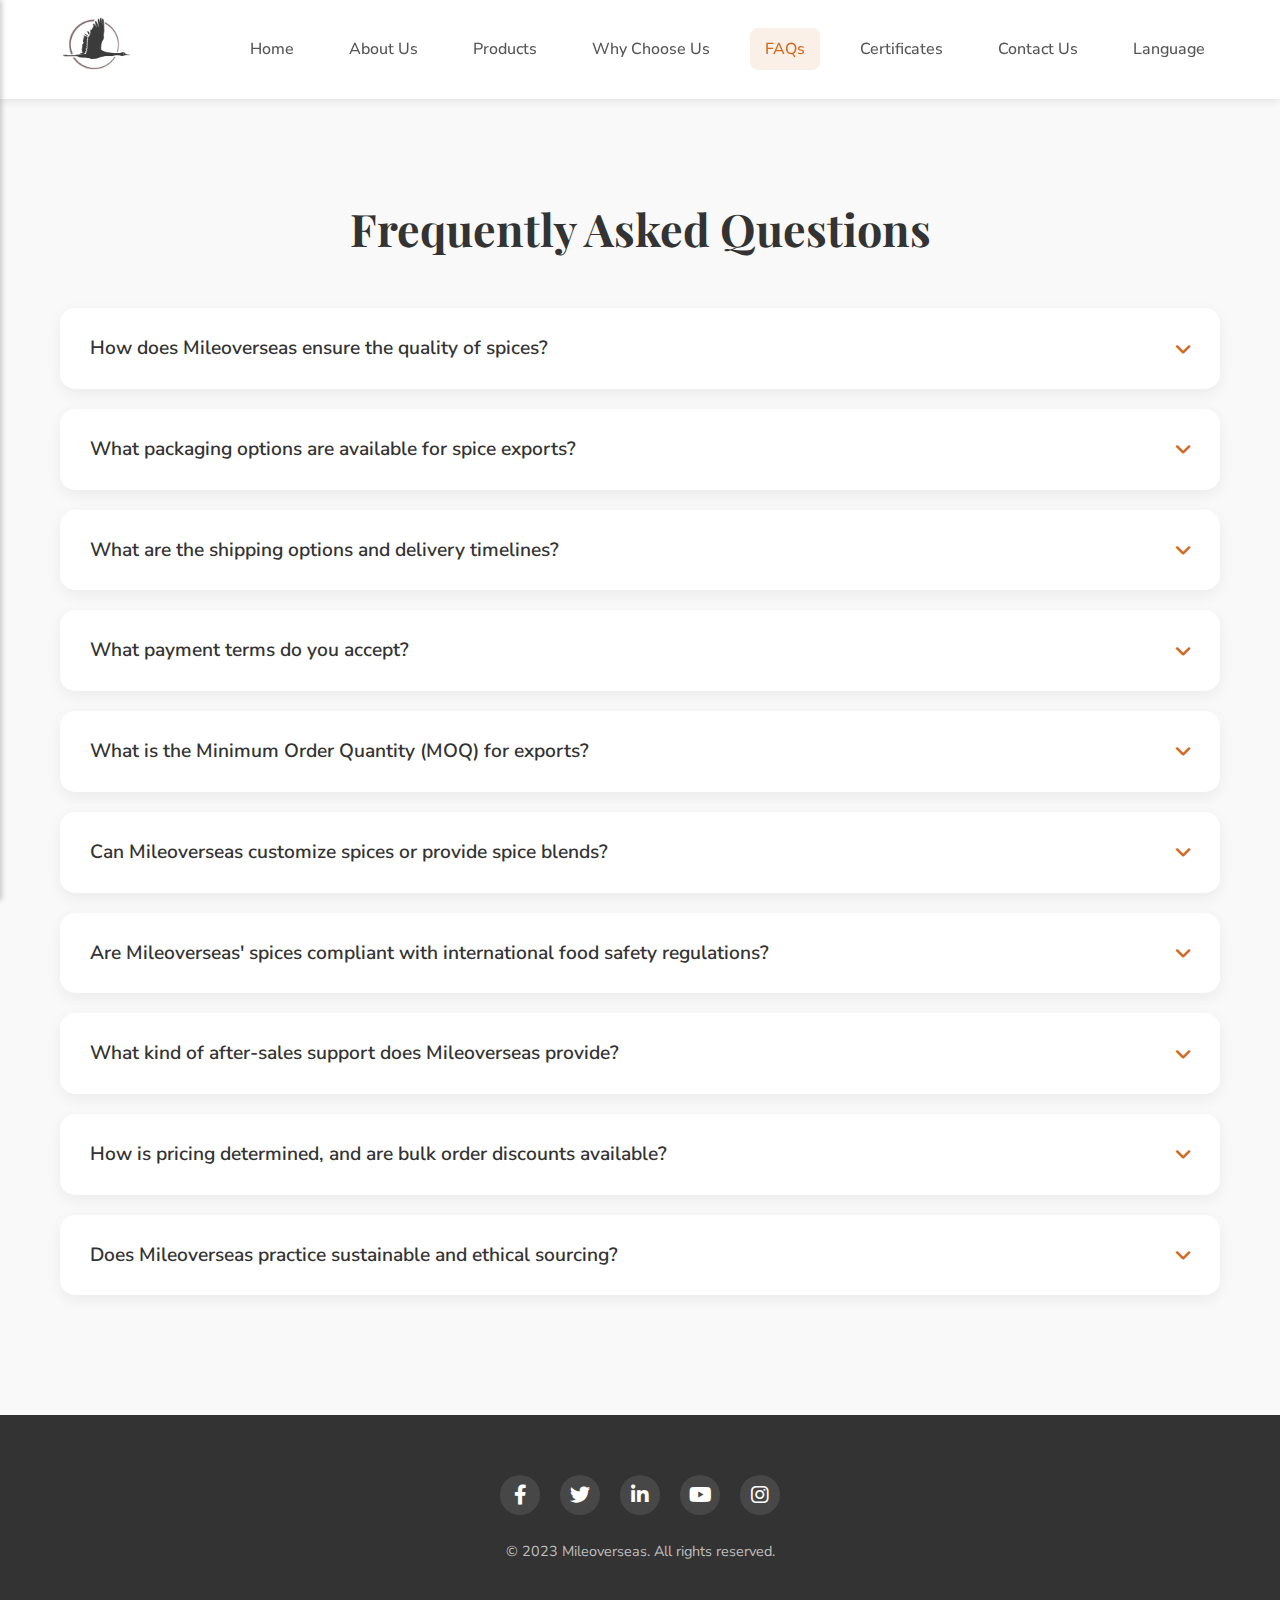
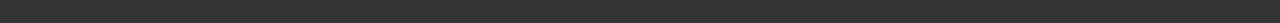
<file: faq.html>
<!DOCTYPE html>
<html lang="en">
  <head>
    <meta charset="UTF-8" />
    <meta name="viewport" content="width=device-width, initial-scale=1.0" />
    <title>
      Premium Indian Spice Exporters | Mileoverseas - Global Spice Suppliers
    </title>
    <meta
      name="description"
      content="Mileoverseas: Your trusted source for premium Indian spices. Exporting high-quality chilli, turmeric, cumin and more to global buyers. Explore our spice range today!"
    />
    <link rel="stylesheet" href="css/style.css" />
    <link
      rel="stylesheet"
      href="https://cdnjs.cloudflare.com/ajax/libs/font-awesome/6.0.0/css/all.min.css"
      integrity="sha512-9usAa10IRO0HhonpyAIVpjrylPvoDwiPUiKdWk5t3PyolY1cOd4DSE0Ga+ri4AuTroPR5aQvXU9xC6qOPnzFeg=="
      crossorigin="anonymous"
      referrerpolicy="no-referrer"
    />
    <script src="https://cdnjs.cloudflare.com/ajax/libs/gsap/3.9.1/gsap.min.js"></script>
    <link rel="preconnect" href="https://fonts.googleapis.com" />
    <link rel="preconnect" href="https://fonts.gstatic.com" crossorigin />
    <link
      href="https://fonts.googleapis.com/css2?family=Nunito+Sans:wght@400;600;700&family=Playfair+Display:wght@700&display=swap"
      rel="stylesheet"
    />
  </head>
  <body class="modern-design">
    <header>
      <nav class="navbar">
        <div class="logo">
          <a href="index.html"
            ><img src="images/logo-modern.png" alt="Mileoverseas Logo"
          /></a>
        </div>
        <button class="hamburger" id="hamburger-icon">
          <!-- Hamburger Icon Button -->
          <i class="fas fa-bars"></i>
        </button>
        <ul class="nav-links" id="nav-menu">
          <!-- Add ID to nav-links ul -->
          <li>
            <a href="index.html" data-i18n="nav_home">Home</a>
          </li>
          <li><a href="about.html" data-i18n="nav_about">About Us</a></li>
          <li><a href="products.html" data-i18n="nav_products">Products</a></li>
          <li>
            <a href="why-choose-us.html" data-i18n="nav_why_choose"
              >Why Choose Us</a
            >
          </li>
          <li>
            <a href="faq.html" class="active" data-i18n="nav_faq">FAQs</a>
          </li>
          <li>
            <a href="certificates.html" data-i18n="nav_certificates"
              >Certificates</a
            >
          </li>
          <li><a href="contact.html" data-i18n="nav_contact">Contact Us</a></li>
          <li class="language-dropdown">
            <a href="#" class="dropdown-title" data-i18n="nav_language"
              >Language</a
            >
            <div class="language-dropdown-content" id="language-dropdown">
              <a href="#" class="language-option active" data-lang="en"
                >English</a
              >
              <a href="#" class="language-option" data-lang="ar">العربية</a>
              <a href="#" class="language-option" data-lang="zh">中文</a>
              <a href="#" class="language-option" data-lang="ms"
                >Bahasa Melayu</a
              >
              <a href="#" class="language-option" data-lang="th">ไทย</a>
              <a href="#" class="language-option" data-lang="de">Deutsch</a>
              <a href="#" class="language-option" data-lang="es">Español</a>
              <a href="#" class="language-option" data-lang="bn">বাংলা</a>
              <a href="#" class="language-option" data-lang="ko">한국어</a>
              <a href="#" class="language-option" data-lang="ja">日本語</a>
              <a href="#" class="language-option" data-lang="tr">Türkçe</a>
              <a href="#" class="language-option" data-lang="uz">o'zbek</a>
            </div>
          </li>
        </ul>
      </nav>
    </header>

    <div class="mobile-nav-drawer" id="mobile-drawer">
      <!-- Mobile Navigation Drawer -->
      <ul class="mobile-nav-links">
        <li><a href="index.html" data-i18n="nav_home">Home</a></li>
        <li><a href="about.html" data-i18n="nav_about">About Us</a></li>
        <li><a href="products.html" data-i18n="nav_products">Products</a></li>
        <li>
          <a href="why-choose-us.html" data-i18n="nav_why_choose"
            >Why Choose Us</a
          >
        </li>
        <li><a href="faq.html" data-i18n="nav_faq" class="active">FAQs</a></li>
        <li>
          <a href="certificates.html" data-i18n="nav_certificates"
            >Certificates</a
          >
        </li>
        <li><a href="contact.html" data-i18n="nav_contact">Contact Us</a></li>
        <li class="language-dropdown">
          <a href="#" class="dropdown-title" data-i18n="nav_language"
            >Language</a
          >
          <div class="language-dropdown-content">
            <a href="#" class="language-option active" data-lang="en"
              >English</a
            >
            <a href="#" class="language-option" data-lang="ar">العربية</a>
            <a href="#" class="language-option" data-lang="zh">中文</a>
            <a href="#" class="language-option" data-lang="ms">Bahasa Melayu</a>
            <a href="#" class="language-option" data-lang="th">ไทย</a>
            <a href="#" class="language-option" data-lang="de">Deutsch</a>
            <a href="#" class="language-option" data-lang="es">Español</a>
            <a href="#" class="language-option" data-lang="bn">বাংলা</a>
            <a href="#" class="language-option" data-lang="ko">한국어</a>
            <a href="#" class="language-option" data-lang="ja">日本語</a>
            <a href="#" class="language-option" data-lang="tr">Türkçe</a>
            <a href="#" class="language-option" data-lang="uz">o'zbek</a>
          </div>
        </li>
      </ul>
    </div>

    <main>
      <section class="faq-section modern-faq-section">
        <div class="container">
          <h2 class="section-title fade-in" data-i18n="faq_title">
            Frequently Asked Questions
          </h2>
          <div class="faq-tile modern-faq-tile fade-in delay-0">
            <div class="faq-question" data-i18n="faq_q1">
              How does Mileoverseas ensure the quality of spices?
            </div>
            <div class="faq-answer">
              <p data-i18n="faq_a1_1">
                At Mileoverseas, quality is our utmost priority. We adhere to
                stringent quality standards set by the Spices Board of India and
                hold certifications like ISO 9001 and FSSAI. Our spices undergo
                rigorous testing for moisture content, adulteration, and
                microbial contamination in accredited laboratories. This ensures
                that we consistently deliver spices that meet and exceed
                international food safety standards, providing our buyers with
                products they can trust.
              </p>
              <p data-i18n="faq_a1_2">
                We are committed to transparency and can provide detailed
                quality reports and certificates of analysis upon request.
              </p>
            </div>
          </div>

          <div class="faq-tile modern-faq-tile fade-in delay-1">
            <div class="faq-question" data-i18n="faq_q2">
              What packaging options are available for spice exports?
            </div>
            <div class="faq-answer">
              <p data-i18n="faq_a2_intro">
                We offer a variety of packaging options to suit different buyer
                needs. Our standard export packaging includes airtight,
                moisture-proof, and pest-proof containers designed to maintain
                the freshness and quality of spices during transportation.
                Options include:
              </p>
              <ul>
                <li>
                  <strong data-i18n="faq_a2_retail_label"
                    >Retail Packaging:</strong
                  >
                  <span data-i18n="faq_a2_retail"
                    >Branded or unbranded packs in various sizes (e.g., 50g,
                    100g, 250g, 500g, 1kg) for direct retail sale.</span
                  >
                </li>
                <li>
                  <strong data-i18n="faq_a2_bulk_label">Bulk Packaging:</strong>
                  <span data-i18n="faq_a2_bulk"
                    >Larger bags (e.g., 25kg, 50kg) for industrial use or
                    repackaging at your destination.</span
                  >
                </li>
                <li>
                  <strong data-i18n="faq_a2_private_label"
                    >Private Labeling:</strong
                  >
                  <span data-i18n="faq_a2_private"
                    >We offer private labeling services, allowing you to market
                    spices under your own brand name.</span
                  >
                </li>
                <li>
                  <strong data-i18n="faq_a2_custom_label"
                    >Custom Packaging:</strong
                  >
                  <span data-i18n="faq_a2_custom"
                    >We are flexible and can accommodate specific packaging
                    requests based on your requirements, subject to feasibility
                    and minimum order quantities.</span
                  >
                </li>
              </ul>
              <p data-i18n="faq_a2_outro">
                Please discuss your packaging preferences with our sales team,
                and we will work to provide the best solution for you.
              </p>
            </div>
          </div>

          <div class="faq-tile modern-faq-tile fade-in delay-2">
            <div class="faq-question" data-i18n="faq_q3">
              What are the shipping options and delivery timelines?
            </div>
            <div class="faq-answer">
              <p data-i18n="faq_a3_intro">
                We offer both air and sea freight shipping options to cater to
                different timelines and budget requirements:
              </p>
              <ul>
                <li>
                  <strong data-i18n="faq_a3_air_label">Air Freight:</strong>
                  <span data-i18n="faq_a3_air"
                    >Ideal for urgent shipments, air freight typically delivers
                    to major international destinations within 2-3 days.</span
                  >
                </li>
                <li>
                  <strong data-i18n="faq_a3_sea_label">Sea Freight:</strong>
                  <span data-i18n="faq_a3_sea"
                    >A more economical option for larger shipments, sea freight
                    delivery times range from 2-4 weeks depending on the
                    destination port.</span
                  >
                </li>
              </ul>
              <p data-i18n="faq_a3_outro">
                Delivery timelines are estimates and may vary based on factors
                such as destination, customs clearance, and shipping carrier
                schedules. We work with reliable logistics partners to ensure
                timely delivery and provide you with tracking information once
                your shipment is dispatched. Please contact us with your
                specific location for more accurate lead times.
              </p>
            </div>
          </div>

          <div class="faq-tile modern-faq-tile fade-in delay-3">
            <div class="faq-question" data-i18n="faq_q4">
              What payment terms do you accept?
            </div>
            <div class="faq-answer">
              <p data-i18n="faq_a4_intro">
                To ensure smooth and secure transactions, we primarily accept
                the following payment methods:
              </p>
              <ul>
                <li>
                  <strong data-i18n="faq_a4_advance_label"
                    >Advance Payment:</strong
                  >
                  <span data-i18n="faq_a4_advance"
                    >For initial orders or smaller transactions, we may require
                    a percentage of the total order value as advance payment to
                    initiate processing.</span
                  >
                </li>
                <li>
                  <strong data-i18n="faq_a4_lc_label"
                    >Letter of Credit (L/C):</strong
                  >
                  <span data-i18n="faq_a4_lc"
                    >For larger and recurring orders, we accept payment through
                    Letter of Credit. This provides security for both parties
                    involved in the transaction.</span
                  >
                </li>
                <li>
                  <strong data-i18n="faq_a4_other_label"
                    >Other Payment Methods:</strong
                  >
                  <span data-i18n="faq_a4_other"
                    >We can also consider other payment methods such as bank
                    transfers, depending on the order size and buyer
                    relationship.</span
                  >
                </li>
              </ul>
              <p data-i18n="faq_a4_outro">
                Our payment terms are negotiable and are typically discussed and
                agreed upon during the order confirmation process. We aim to be
                flexible and find a payment solution that works best for both
                parties while ensuring the security of the transaction.
              </p>
            </div>
          </div>

          <div class="faq-tile modern-faq-tile fade-in delay-4">
            <div class="faq-question" data-i18n="faq_q5">
              What is the Minimum Order Quantity (MOQ) for exports?
            </div>
            <div class="faq-answer">
              <p data-i18n="faq_a5_1">
                The Minimum Order Quantity (MOQ) for our spice exports can vary
                depending on the type of spice, processing requirements, and
                packaging specifications. Generally, our MOQ for international
                shipments starts from <strong>100 kg</strong>.
              </p>
              <p data-i18n="faq_a5_2">
                However, for specific spices or customized orders (like private
                labeling or special blends), the MOQ might be different. We
                recommend contacting our sales team with your specific product
                and quantity requirements so we can provide you with accurate
                MOQ details and discuss how we can best meet your needs.
              </p>
              <p data-i18n="faq_a5_3">
                We are committed to accommodating our buyer's needs and will
                strive to find solutions even if your initial order is slightly
                below the standard MOQ.
              </p>
            </div>
          </div>

          <div class="faq-tile modern-faq-tile fade-in delay-5">
            <div class="faq-question" data-i18n="faq_q6">
              Can Mileoverseas customize spices or provide spice blends?
            </div>
            <div class="faq-answer">
              <p data-i18n="faq_a6_intro">
                Yes, Mileoverseas offers customization options to meet the
                unique needs of our buyers. We understand that different markets
                and applications may require specific spice profiles and blends.
                Our customization services include:
              </p>
              <ul>
                <li>
                  <strong data-i18n="faq_a6_blending_label"
                    >Spice Blending:</strong
                  >
                  <span data-i18n="faq_a6_blending"
                    >We can create custom spice blends according to your recipes
                    or specifications. Whether it's for a specific culinary
                    application or a unique product formulation, our spice
                    experts can develop the perfect blend for you.</span
                  >
                </li>
                <li>
                  <strong data-i18n="faq_a6_processing_label"
                    >Custom Processing:</strong
                  >
                  <span data-i18n="faq_a6_processing"
                    >We can adjust processing levels (e.g., grinding, powdering,
                    roasting) to match your desired texture and flavor
                    profiles.</span
                  >
                </li>
                <li>
                  <strong data-i18n="faq_a6_packaging_label"
                    >Packaging Customization:</strong
                  >
                  <span data-i18n="faq_a6_packaging"
                    >As mentioned earlier, we offer private labeling and custom
                    packaging options to help you market spices under your
                    brand.</span
                  >
                </li>
              </ul>
              <p data-i18n="faq_a6_outro">
                Please reach out to our product development or sales team to
                discuss your customization requirements. We're equipped to
                handle both small-batch customizations and large-scale custom
                orders.
              </p>
            </div>
          </div>

          <div class="faq-tile modern-faq-tile fade-in delay-6">
            <div class="faq-question" data-i18n="faq_q7">
              Are Mileoverseas' spices compliant with international food safety
              regulations?
            </div>
            <div class="faq-answer">
              <p data-i18n="faq_a7_intro">
                Absolutely. Compliance with international food safety standards
                and regulations is a cornerstone of our export operations. We
                ensure that all our spices meet the necessary requirements of
                importing countries. This includes:
              </p>
              <ul>
                <li>
                  <strong data-i18n="faq_a7_compliance_label"
                    >Regulatory Compliance:</strong
                  >
                  <span data-i18n="faq_a7_compliance"
                    >We are well-versed with the food safety regulations of
                    major importing regions, including the FDA (USA), EU
                    regulations, and other country-specific standards.</span
                  >
                </li>
                <li>
                  <strong data-i18n="faq_a7_docs_label">Documentation:</strong>
                  <span data-i18n="faq_a7_docs"
                    >We provide all necessary documentation to facilitate smooth
                    customs clearance, including:</span
                  >
                  <ul>
                    <li data-i18n="faq_a7_doc1">Phytosanitary Certificates</li>
                    <li data-i18n="faq_a7_doc2">
                      Certificates of Analysis (COA)
                    </li>
                    <li data-i18n="faq_a7_doc3">
                      Certificates of Origin (COO)
                    </li>
                    <li data-i18n="faq_a7_doc4">
                      Other required documents based on destination country
                      regulations.
                    </li>
                  </ul>
                </li>
                <li>
                  <strong data-i18n="faq_a7_monitoring_label"
                    >Continuous Monitoring:</strong
                  >
                  <span data-i18n="faq_a7_monitoring"
                    >We stay updated on the latest regulatory changes and adapt
                    our processes to maintain ongoing compliance.</span
                  >
                </li>
              </ul>
              <p data-i18n="faq_a7_outro">
                We are committed to ensuring that our spices not only meet but
                exceed international safety benchmarks, giving you confidence in
                the products you import from Mileoverseas.
              </p>
            </div>
          </div>

          <div class="faq-tile modern-faq-tile fade-in delay-7">
            <div class="faq-question" data-i18n="faq_q8">
              What kind of after-sales support does Mileoverseas provide?
            </div>
            <div class="faq-answer">
              <p data-i18n="faq_a8_intro">
                Mileoverseas is committed to building long-term relationships
                with our buyers and provides comprehensive after-sales support.
                Our support includes:
              </p>
              <ul>
                <li>
                  <strong data-i18n="faq_a8_quality_label"
                    >Quality Assurance Follow-up:</strong
                  >
                  <span data-i18n="faq_a8_quality"
                    >We follow up on shipments to ensure that the quality of
                    spices is maintained upon arrival and meets your
                    expectations.</span
                  >
                </li>
                <li>
                  <strong data-i18n="faq_a8_queries_label"
                    >Handling Queries and Concerns:</strong
                  >
                  <span data-i18n="faq_a8_queries"
                    >Our customer service team is readily available to address
                    any queries, concerns, or issues that may arise
                    post-delivery.</span
                  >
                </li>
                <li>
                  <strong data-i18n="faq_a8_defective_label"
                    >Defective Goods Replacement:</strong
                  >
                  <span data-i18n="faq_a8_defective"
                    >In the rare event of any quality issues or discrepancies,
                    we have a clear process for evaluating claims and arranging
                    for replacements or appropriate resolutions.</span
                  >
                </li>
                <li>
                  <strong data-i18n="faq_a8_communication_label"
                    >Ongoing Communication:</strong
                  >
                  <span data-i18n="faq_a8_communication"
                    >We believe in maintaining open communication channels and
                    are always available to assist with future orders, market
                    insights, or any other support you may need.</span
                  >
                </li>
              </ul>
              <p data-i18n="faq_a8_outro">
                Your satisfaction is paramount, and we strive to provide
                reliable and responsive after-sales service to ensure a positive
                and lasting partnership.
              </p>
            </div>
          </div>

          <div class="faq-tile modern-faq-tile fade-in delay-8">
            <div class="faq-question" data-i18n="faq_q9">
              How is pricing determined, and are bulk order discounts available?
            </div>
            <div class="faq-answer">
              <p data-i18n="faq_a9_intro">
                Our pricing is determined by several factors to ensure fairness
                and competitiveness:
              </p>
              <ul>
                <li>
                  <strong data-i18n="faq_a9_type_label"
                    >Spice Type and Variety:</strong
                  >
                  <span data-i18n="faq_a9_type"
                    >Different spices and varieties have varying market values
                    based on demand, availability, and quality.</span
                  >
                </li>
                <li>
                  <strong data-i18n="faq_a9_grade_label">Quality Grade:</strong>
                  <span data-i18n="faq_a9_grade"
                    >Premium quality spices naturally command higher prices due
                    to superior sourcing and processing.</span
                  >
                </li>
                <li>
                  <strong data-i18n="faq_a9_quantity_label"
                    >Order Quantity:</strong
                  >
                  <span data-i18n="faq_a9_quantity"
                    >We offer competitive pricing that becomes more favorable as
                    order quantities increase.</span
                  >
                </li>
                <li>
                  <strong data-i18n="faq_a9_market_label"
                    >Market Conditions:</strong
                  >
                  <span data-i18n="faq_a9_market"
                    >Pricing is also influenced by current market trends,
                    seasonal availability, and global spice market
                    dynamics.</span
                  >
                </li>
              </ul>
              <p>
                <strong data-i18n="faq_a9_discount_label"
                  >Bulk Order Discounts:</strong
                >
                <span data-i18n="faq_a9_discount"
                  >Yes, we offer attractive discounts for bulk orders. We
                  encourage buyers planning larger volume purchases to contact
                  our sales team to discuss specific pricing for their
                  requirements. We are open to negotiation, especially for
                  long-term contracts and large volume commitments, to build
                  mutually beneficial partnerships.</span
                >
              </p>
            </div>
          </div>

          <div class="faq-tile modern-faq-tile fade-in delay-9">
            <div class="faq-question" data-i18n="faq_q10">
              Does Mileoverseas practice sustainable and ethical sourcing?
            </div>
            <div class="faq-answer">
              <p data-i18n="faq_a10_intro">
                Yes, sustainability and ethical sourcing are increasingly
                important to us at Mileoverseas. We are committed to responsible
                practices throughout our supply chain:
              </p>
              <ul>
                <li>
                  <strong
                    ><span data-i18n="faq_a10_ethical_label"
                      >Ethical Farmer Partnerships</span
                    ></strong
                  >:
                  <span data-i18n="faq_a10_ethical"
                    >We prioritize sourcing from farmers who follow ethical
                    farming practices, ensuring fair wages and safe working
                    conditions.</span
                  >
                </li>
                <li>
                  <strong
                    ><span data-i18n="faq_a10_sustainable_label"
                      >Sustainable Agriculture</span
                    ></strong
                  >:
                  <span data-i18n="faq_a10_sustainable"
                    >We encourage and support sustainable agricultural methods
                    that minimize environmental impact, conserve resources, and
                    promote biodiversity.</span
                  >
                </li>
                <li>
                  <strong
                    ><span data-i18n="faq_a10_traceability_label"
                      >Traceability</span
                    ></strong
                  >:
                  <span data-i18n="faq_a10_traceability"
                    >We are working towards enhancing traceability in our supply
                    chain to ensure transparency and accountability from farm to
                    export.</span
                  >
                </li>
                <li>
                  <strong
                    ><span data-i18n="faq_a10_certifications_label"
                      >Certifications (In Progress)</span
                    ></strong
                  >:
                  <span data-i18n="faq_a10_certifications"
                    >We are in the process of obtaining certifications such as
                    Fair Trade and Organic certifications to further validate
                    our commitment to ethical and sustainable sourcing.</span
                  >
                </li>
              </ul>
              <p data-i18n="faq_a10_outro">
                While we are on this journey, we are dedicated to continuously
                improving our sustainability efforts and offering sustainably
                sourced spice options to our buyers who prioritize these values.
              </p>
            </div>
          </div>
        </div>
      </section>
    </main>

    <footer>
      <div class="container">
        <div class="social-links">
          <a
            href="https://www.facebook.com/mileoverseas"
            class="fab fa-facebook-f"
            title="Facebook"
          ></a>
          <a
            href="https://twitter.com/mileoverseas"
            class="fab fa-twitter"
            title="Twitter"
          ></a>
          <a
            href="https://www.linkedin.com/company/mileoverseas/"
            class="fab fa-linkedin-in"
            title="LinkedIn"
          ></a>
          <a
            href="https://youtube.com/@mileoverseas?si=6aPwcZIDytkqQIoz"
            class="fab fa-youtube"
            title="YouTube"
          ></a>
          <a
            href="https://instagram.com/mileoverseas?igshid=OGQ5ZDc2ODk2ZA=="
            class="fab fa-instagram"
            title="Instagram"
          ></a>
        </div>
        <p>© 2023 Mileoverseas. All rights reserved.</p>
      </div>
    </footer>

    <script src="js/localization/en.js" defer></script>
    <script src="js/localization/ar.js" defer></script>
    <script src="js/localization/zh.js" defer></script>
    <script src="js/localization/ms.js" defer></script>
    <script src="js/localization/th.js" defer></script>
    <script src="js/localization/de.js" defer></script>
    <script src="js/localization/es.js" defer></script>
    <script src="js/localization/bn.js" defer></script>
    <script src="js/localization/ko.js" defer></script>
    <script src="js/localization/ja.js" defer></script>
    <script src="js/localization/tr.js" defer></script>
    <script src="js/localization/uz.js" defer></script>
    <script src="js/localization/localization.js" defer></script>
    <script src="js/script.js" defer></script>
    <script src="js/main.js" defer></script>
  </body>
</html>
</file>
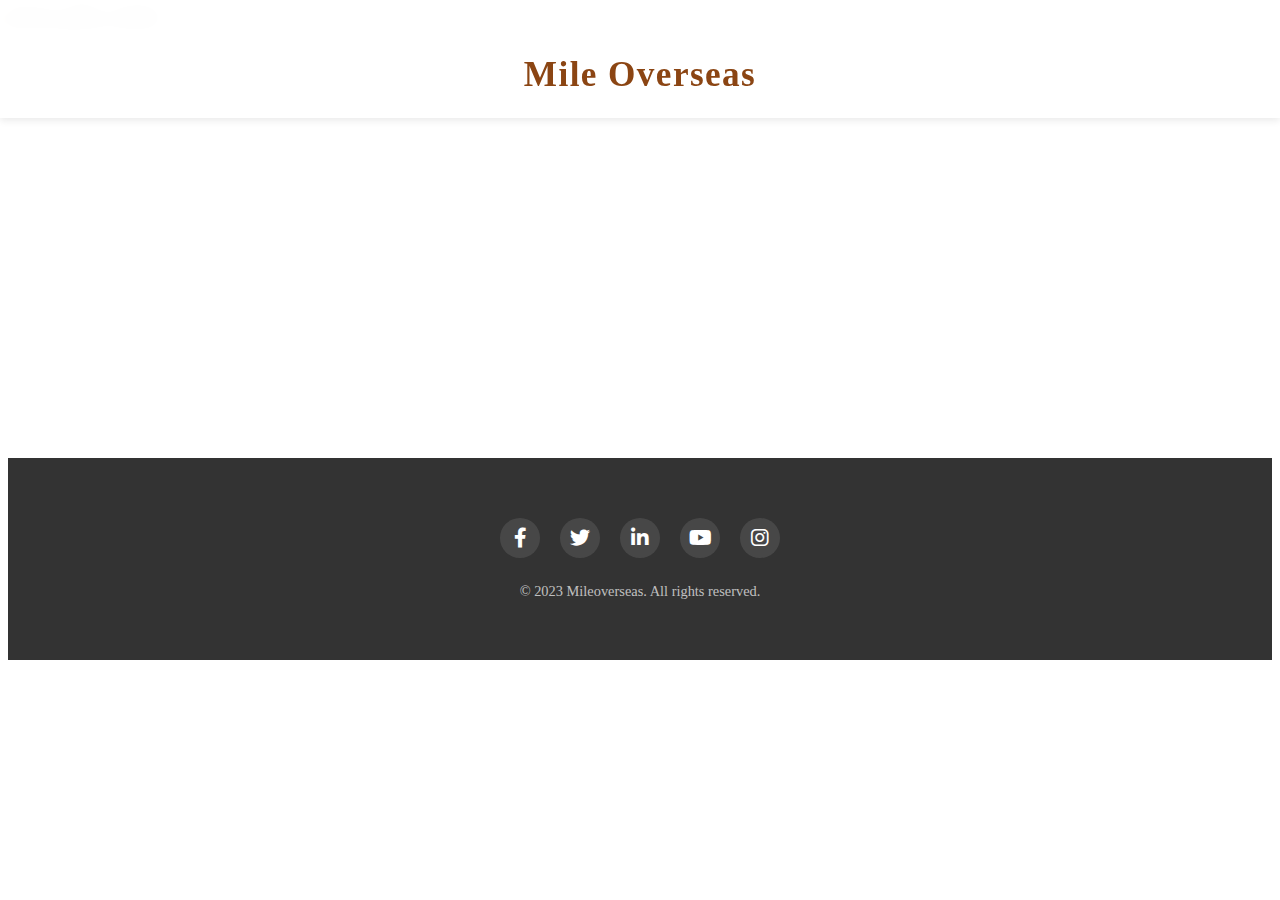
<file: privacy-policy.html>
<!DOCTYPE html>
<html lang="en">
<head>
    <meta charset="UTF-8">
    <meta name="viewport" content="width=device-width, initial-scale=1.0">
    <title data-i18n="privacy_policy_title">Privacy Policy | Mile Overseas</title>
    <meta name="description" content="Read the Mile Overseas Privacy Policy. Learn how we collect, use, and protect your information as a global exporter of premium Indian spices. Your privacy and data security are our priority.">
    <meta name="keywords" content="Privacy Policy, Mile Overseas, Data Protection, Information Security, Indian Spices Exporter, Spice Export, Personal Data, Cookies, GDPR, Compliance, User Rights">
    <meta name="robots" content="index, follow">
    <link rel="canonical" href="https://mileoverseas.com/privacy-policy.html">
    <link rel="stylesheet" href="css/style.css">
    <link rel="stylesheet" href="css/privacy-policy.css">
    <link rel="stylesheet" href="https://cdnjs.cloudflare.com/ajax/libs/font-awesome/6.0.0/css/all.min.css" integrity="sha512-9usAa10IRO0HhonpyAIVpjrylPvoDwiPUiKdWk5t3PyolY1cOd4DSE0Ga+ri4AuTroPR5aQvXU9xC6qOPnzFeg==" crossorigin="anonymous" referrerpolicy="no-referrer" />
    <!-- Add any additional CSS or meta as needed -->
</head>
<body>
    <header>
        <div class="brand-title">Mile Overseas</div>
    </header>
    <main>
        <section id="privacy-policy-content">
            <div data-i18n="privacy_policy_content"></div>
        </section>
    </main>
    <footer>
        <div class="container">
            <div class="social-links">
                <a
                  href="https://www.facebook.com/mileoverseas"
                  class="fab fa-facebook-f"
                  title="Facebook"
                ></a>
                <a
                  href="https://twitter.com/mileoverseas"
                  class="fab fa-twitter"
                  title="Twitter"
                ></a>
                <a
                  href="https://www.linkedin.com/company/mileoverseas/"
                  class="fab fa-linkedin-in"
                  title="LinkedIn"
                ></a>
                <a
                  href="https://youtube.com/@mileoverseas?si=6aPwcZIDytkqQIoz"
                  class="fab fa-youtube"
                  title="YouTube"
                ></a>
                <a
                  href="https://instagram.com/mileoverseas?igshid=OGQ5ZDc2ODk2ZA=="
                  class="fab fa-instagram"
                  title="Instagram"
                ></a>
              </div>
            <p data-i18n="footer_copyright">2023 Mileoverseas. All rights reserved.</p>
        </div>
    </footer>
    <script src="js/localization/en.js"></script>
    <script src="js/localization/ar.js"></script>
    <script src="js/localization/zh.js"></script>
    <script src="js/localization/ms.js"></script>
    <script src="js/localization/th.js"></script>
    <script src="js/localization/de.js"></script>
    <script src="js/localization/es.js"></script>
    <script src="js/localization/bn.js"></script>
    <script src="js/localization/ko.js"></script>
    <script src="js/localization/ja.js"></script>
    <script src="js/localization/tr.js"></script>
    <script src="js/localization/uz.js"></script>
    <script src="js/localization/localization.js"></script>
    <script src="js/script.js"></script>
    <script src="js/main.js"></script>
</body>
</html>
</file>
<file: css/style.css>
/* Essential fixes to ensure all content displays correctly */
* {
    box-sizing: border-box;
}

section, div, p, h1, h2, h3, h4, h5, h6, ul, li {
    visibility: visible !important;
}

main {
    display: block;
    width: 100%;
    min-height: 50vh;
}

/* Global Styles */
body.modern-design {
    font-family: 'Nunito Sans', sans-serif;
    color: #4a4a4a;
    background-color: #f9f9f9;
    margin: 0;
    padding: 0;
    line-height: 1.6;
    -webkit-font-smoothing: antialiased;
    -moz-osx-font-smoothing: grayscale;
    padding-top: 100px; /* Increased padding below fixed header to ensure content is visible */
}

.container {
    max-width: 1200px;
    margin: 0 auto;
    padding: 20px;
}

h1, h2, h3 {
    font-family: 'Playfair Display', serif;
    color: #333;
    margin-top: 0;
    margin-bottom: 20px;
    font-weight: 700;
    line-height: 1.3;
}

a {
    text-decoration: none;
    color: #8B4513;
    transition: color 0.3s ease;
}

a:hover {
    color: #D2691E;
}

.button {
    display: inline-block;
    padding: 12px 28px;
    border-radius: 30px;
    font-size: 1rem;
    font-weight: 600;
    letter-spacing: 0.5px;
    transition: transform 0.2s ease-in-out, box-shadow 0.2s ease-in-out;
    cursor: pointer;
    text-align: center;
}

.button:hover {
    transform: translateY(-2px);
    box-shadow: 0 5px 15px rgba(0, 0, 0, 0.15);
}

.primary-button {
    background-color: #D2691E;
    color: white;
    border: none;
}

.primary-button:hover {
    background-color: #A0522D;
}

.secondary-button {
    background-color: transparent;
    color: #8B4513;
    border: 2px solid #8B4513;
}

.secondary-button:hover {
    background-color: rgba(139, 69, 19, 0.1);
    color: #A0522D;
    border-color: #A0522D;
}

.responsive-image {
    max-width: 100%;
    height: auto;
    display: block;
}

.grid-2col {
    display: grid;
    grid-template-columns: 1fr 1fr;
    gap: 50px;
    align-items: start;
}

.grid-3col {
    display: grid;
    grid-template-columns: repeat(auto-fit, minmax(300px, 1fr));
    gap: 30px;
}

.section-title {
    font-size: 2.8em;
    text-align: center;
    color: #333;
    margin-bottom: 50px;
}

/* Header and Navigation */
header {
    background-color: rgba(255, 255, 255, 0.95);
    box-shadow: 0 3px 7px rgba(0, 0, 0, 0.08);
    backdrop-filter: blur(10px);
    -webkit-backdrop-filter: blur(10px);
    position: fixed;
    top: 0;
    left: 0;
    right: 0;
    z-index: 100;
    padding: 15px 0;
}

.navbar {
    display: flex;
    justify-content: space-between;
    align-items: center;
    padding: 0 20px;
    max-width: 1200px;
    margin: 0 auto;
}

.logo img {
    height: 60px;
}

.nav-links {
    list-style: none;
    padding: 0;
    margin: 0;
    display: flex;
}

.nav-links li {
    margin-left: 25px;
}

.nav-links li a {
    color: #555;
    font-weight: 500;
    padding: 10px 15px;
    border-radius: 8px;
    transition: color 0.3s ease, background-color 0.3s ease;
}

.nav-links li a:hover, .nav-links li a.active {
    color: #D2691E;
    background-color: rgba(210, 105, 30, 0.1);
}

/* Hero Section */
.hero.modern-hero {
    position: relative;
    height: 85vh;
    overflow: hidden;
    display: flex;
    align-items: center;
    justify-content: center;
    text-align: center;
    color: white;
}

.hero-background {
    position: absolute;
    top: 0;
    left: 0;
    width: 100%;
    height: 100%;
    overflow: hidden;
    z-index: -1;
}

.hero-video {
    width: 100%;
    height: 100%;
    object-fit: cover;
}

.hero-overlay {
    position: absolute;
    top: 0;
    left: 0;
    width: 100%;
    height: 100%;
    background-color: rgba(0, 0, 0, 0.4);
}

.hero-content {
    position: relative;
    padding: 0 20px;
    max-width: 900px;
}

.hero-headline {
    font-size: 3.5em;
    margin-bottom: 20px;
    line-height: 1.2;
    text-shadow: 2px 2px 5px rgba(0, 0, 0, 0.3);
}

.hero-subheadline {
    font-size: 1.2em;
    margin-bottom: 30px;
    color: rgba(255, 255, 255, 0.8);
    text-shadow: 1px 1px 3px rgba(0, 0, 0, 0.3);
}

.hero-cta {
    display: flex;
    justify-content: center;
    gap: 20px;
}

/* Introduction Section */
.introduction.modern-introduction {
    padding: 80px 0;
    background-color: #fff;
    box-shadow: 0 -3px 7px rgba(0, 0, 0, 0.05);
}

.intro-content.grid-2col {
    align-items: center;
}

.intro-text p {
    font-size: 1.1rem;
    line-height: 1.8;
    margin-bottom: 20px;
    color: #555;
}

.intro-image img.responsive-image {
    border-radius: 10px;
    box-shadow: 0 10px 25px rgba(0, 0, 0, 0.1);
}

/* Product Showcase */
.product-showcase.modern-product-showcase {
    padding: 60px 0;
    background-color: #f9f9f9;
    text-align: center;
}

.product-showcase.modern-product-showcase .spice-grid {
    display: grid;
    grid-template-columns: repeat(auto-fit, minmax(350px, 1fr));
    gap: 40px;
}

.product-showcase.modern-product-showcase .spice-item {
    background-color: #fff;
    border-radius: 15px;
    overflow: hidden;
    box-shadow: 0 8px 20px rgba(0, 0, 0, 0.08);
    padding: 30px;
    text-align: left;
    transition: transform 0.3s ease-in-out;
}

.product-showcase.modern-product-showcase .spice-item:hover {
    transform: translateY(-5px);
    box-shadow: 0 12px 30px rgba(0, 0, 0, 0.12);
}

.product-showcase.modern-product-showcase .spice-item img {
    border-radius: 10px 10px 0 0;
    margin-bottom: 20px;
    display: block;
}

.product-showcase.modern-product-showcase .spice-item h3 {
    font-size: 1.8em;
    margin-bottom: 15px;
}

.product-showcase.modern-product-showcase .spice-item p {
    font-size: 1rem;
    line-height: 1.7;
    margin-bottom: 25px;
}

/* Trust Elements */
.trust-elements.modern-trust-elements {
    background-color: #fff;
    padding: 80px 0;
    text-align: center;
    box-shadow: 0 -3px 7px rgba(0, 0, 0, 0.05);
}

.trust-elements.modern-trust-elements .section-title {
    margin-bottom: 60px;
}

.testimonials.modern-testimonials {
    display: grid;
    grid-template-columns: repeat(auto-fit, minmax(400px, 1fr));
    gap: 30px;
    margin-bottom: 40px;
}

.testimonial.modern-testimonial {
    background-color: #f9f9f9;
    padding: 30px;
    border-radius: 15px;
    box-shadow: 0 5px 15px rgba(0, 0, 0, 0.06);
    font-style: italic;
    position: relative;
}

.testimonial.modern-testimonial .quote-icon {
    position: absolute;
    left: 20px;
    top: 20px;
    font-size: 24px;
    color: #D2691E;
    opacity: 0.7;
}

.testimonial.modern-testimonial p {
    font-size: 1.1rem;
    line-height: 1.7;
    margin-bottom: 15px;
    color: #555;
    font-style: normal; /* Override italic for text */
}

.testimonial.modern-testimonial .author {
    font-style: normal;
    font-weight: 600;
    margin-top: 10px;
    color: #777;
    text-align: right;
}

.trust-badges.modern-trust-badges {
    display: flex;
    justify-content: center;
    gap: 40px;
}

.trust-badges.modern-trust-badges img {
    height: 100px;
    opacity: 0.9;
    transition: opacity 0.3s ease;
}

.trust-badges.modern-trust-badges img:hover {
    opacity: 1;
}

/* About Us Sections */
.about-section.modern-about-section {
    padding: 80px 0;
}

.about-section.modern-about-section .section-title {
    margin-bottom: 60px;
}

.about-section.modern-about-section .story-content,
.about-section.modern-about-section .mission-values-content,
.about-section.modern-about-section .certifications-content,
.about-section.modern-about-section .future-vision-content {
    margin-bottom: 50px;
}

.about-section.modern-about-section .story-image img.responsive-image {
    border-radius: 15px;
}

.about-section.modern-about-section .mission-values h3,
.about-section.modern-about-section .values h3 {
    font-size: 1.6em;
    color: #D2691E;
    margin-bottom: 20px;
}

.about-section.modern-about-section .values ul.cert-list {
    list-style: none;
    padding-left: 0;
}

.about-section.modern-about-section .values ul.cert-list li {
    margin-bottom: 15px;
    padding-left: 35px;
    position: relative;
}

.about-section.modern-about-section .values ul.cert-list li .cert-icon {
    position: absolute;
    left: 0;
    top: 5px;
    color: #D2691E;
    font-size: 1.2em;
}

/* Product Details */
.product-details.modern-product-details {
    padding: 80px 0;
    background-color: #fff;
    box-shadow: 0 -3px 7px rgba(0, 0, 0, 0.05);
}

.product-details.modern-product-details .section-title {
    margin-bottom: 60px;
    color: #333;
    font-size: 2.8em;
    text-align: center;
}

.product-details.modern-product-details .product-details-grid {
    display: grid;
    grid-template-columns: 1fr 1fr;
    gap: 50px;
    align-items: start;
}

.product-details.modern-product-details .product-image {
    position: relative;
    border-radius: 15px;
    overflow: hidden;
    box-shadow: 0 10px 25px rgba(0, 0, 0, 0.1);
}

.product-details.modern-product-details .product-image img.responsive-image {
    width: 100%;
    height: auto;
    display: block;
    transition: transform 0.3s ease;
}

.product-details.modern-product-details .product-image:hover img.responsive-image {
    transform: scale(1.02);
}

.product-details.modern-product-details .product-info {
    padding: 20px 0;
}

.product-details.modern-product-details .product-info h3 {
    font-size: 1.8em;
    color: #D2691E;
    margin-bottom: 25px;
    font-family: 'Playfair Display', serif;
}

.product-details.modern-product-details .product-info ul.varieties-list,
.product-details.modern-product-details .product-info ul.forms-list {
    list-style: none;
    padding-left: 0;
    margin-bottom: 30px;
}

.product-details.modern-product-details .product-info ul.varieties-list li,
.product-details.modern-product-details .product-info ul.forms-list li {
    margin-bottom: 20px;
    padding-bottom: 15px;
    border-bottom: 1px dashed #eee;
    display: flex;
    align-items: flex-start;
    gap: 15px;
}

.product-details.modern-product-details .product-info ul.varieties-list li:last-child,
.product-details.modern-product-details .product-info ul.forms-list li:last-child {
    border-bottom: none;
    margin-bottom: 0;
    padding-bottom: 0;
}

.product-details.modern-product-details .product-info ul.varieties-list li strong,
.product-details.modern-product-details .product-info ul.forms-list li strong {
    color: #D2691E;
    font-size: 1.1em;
    display: block;
    margin-bottom: 5px;
}

.product-details.modern-product-details .product-info ul.varieties-list li span,
.product-details.modern-product-details .product-info ul.forms-list li span {
    color: #555;
    line-height: 1.6;
    flex: 1;
}

.product-details.modern-product-details .product-info ul.varieties-list li img.product-thumbnail,
.product-details.modern-product-details .product-info ul.forms-list li img.product-thumbnail {
    width: 80px;
    height: 80px;
    object-fit: cover;
    border-radius: 8px;
    box-shadow: 0 3px 7px rgba(0, 0, 0, 0.08);
    transition: transform 0.3s ease;
}

.product-details.modern-product-details .product-info ul.varieties-list li img.product-thumbnail:hover,
.product-details.modern-product-details .product-info ul.forms-list li img.product-thumbnail:hover {
    transform: scale(1.05);
}

.product-details.modern-product-details .product-info p {
    color: #555;
    line-height: 1.7;
    margin-bottom: 20px;
}

/* RTL Support for Product Details */
html[dir="rtl"] .product-details.modern-product-details .product-info ul.varieties-list li,
html[dir="rtl"] .product-details.modern-product-details .product-info ul.forms-list li {
    flex-direction: row-reverse;
    justify-content: flex-end;
}

html[dir="rtl"] .product-details.modern-product-details .product-info ul.varieties-list li strong,
html[dir="rtl"] .product-details.modern-product-details .product-info ul.forms-list li strong {
    text-align: right;
    justify-content: flex-end;
}

/* Responsive Design for Product Details */
@media (max-width: 768px) {
    .product-details.modern-product-details .product-details-grid {
        grid-template-columns: 1fr;
        gap: 30px;
    }

    .product-details.modern-product-details .product-image {
        margin-bottom: 20px;
    }

    .product-details.modern-product-details .section-title {
        font-size: 2.2em;
        margin-bottom: 40px;
    }

    .product-details.modern-product-details .product-info h3 {
        font-size: 1.6em;
        margin-bottom: 20px;
    }

    .product-details.modern-product-details .product-info ul.varieties-list li,
    .product-details.modern-product-details .product-info ul.forms-list li {
        flex-direction: column;
        align-items: flex-start;
        gap: 10px;
    }

    .product-details.modern-product-details .product-info ul.varieties-list li img.product-thumbnail,
    .product-details.modern-product-details .product-info ul.forms-list li img.product-thumbnail {
        width: 100%;
        height: 200px;
        margin-top: 10px;
    }
}

/* Why Choose Us Sections */
.why-choose-section.modern-why-choose-section {
    padding: 80px 0;
}

.why-choose-section.modern-why-choose-section .section-title {
    margin-bottom: 60px;
}

.why-choose-section.modern-why-choose-section .advantages-list,
.why-choose-section.modern-why-choose-section .compliance-list,
.why-choose-section.modern-why-choose-section .shipment-methods-list,
.why-choose-section.modern-why-choose-section .payment-modes-list {
    list-style: none;
    padding-left: 0;
}

.why-choose-section.modern-why-choose-section .advantages-list li,
.why-choose-section.modern-why-choose-section .compliance-list li {
    margin-bottom: 25px;
    padding-left: 60px;
    position: relative;
}

.why-choose-section.modern-why-choose-section .advantages-list li .advantage-icon,
.why-choose-section.modern-why-choose-section .compliance-list li .compliance-icon {
    position: absolute;
    left: 0;
    top: 0;
    font-size: 2.5em;
    color: #D2691E;
    opacity: 0.8;
}

.why-choose-section.modern-why-choose-section .case-study-content.grid-2col {
    align-items: center;
}

.why-choose-section.modern-why-choose-section .case-study-image img.responsive-image {
    border-radius: 15px;
    box-shadow: 0 10px 25px rgba(0, 0, 0, 0.1);
}

/* Contact Us Sections */
.contact-section.modern-contact-section {
    padding: 80px 0;
}

.contact-section.modern-contact-section .section-title {
    margin-bottom: 60px;
}

.contact-form.modern-form {
    max-width: 700px;
    margin: 0 auto;
    padding: 40px;
    background-color: #fff;
    border-radius: 15px;
    box-shadow: 0 10px 30px rgba(0, 0, 0, 0.1);
}

.contact-form.modern-form .form-group {
    margin-bottom: 25px;
}

.contact-form.modern-form .form-group label {
    display: block;
    margin-bottom: 10px;
    font-weight: 600;
    color: #555;
}

.contact-form.modern-form .form-group input[type="text"],
.contact-form.modern-form .form-group input[type="email"],
.contact-form.modern-form .form-group textarea {
    width: 100%;
    padding: 15px;
    border: 1px solid #ddd;
    border-radius: 8px;
    font-size: 1rem;
    font-family: 'Nunito Sans', sans-serif;
    transition: border-color 0.3s ease;
}

.contact-form.modern-form .form-group input[type="text"]:focus,
.contact-form.modern-form .form-group input[type="email"]:focus,
.contact-form.modern-form .form-group textarea:focus {
    border-color: #D2691E;
    outline: none;
    box-shadow: 0 0 5px rgba(210, 105, 30, 0.3);
}

.contact-form.modern-form .form-group textarea {
    resize: vertical;
}

.contact-form.modern-form .form-group .error {
    color: red;
    font-size: 0.9rem;
    margin-top: 5px;
    display: block;
}

.contact-form.modern-form .success-message {
    color: green;
    margin-top: 10px;
    text-align: center;
}

.contact-options.grid-3col {
    margin-top: 40px;
}

.contact-option.modern-contact-option {
    background-color: #fff;
    padding: 30px;
    border-radius: 15px;
    box-shadow: 0 8px 20px rgba(0, 0, 0, 0.08);
    text-align: center;
    transition: transform 0.3s ease-in-out;
}

.contact-option.modern-contact-option:hover {
    transform: translateY(-5px);
    box-shadow: 0 12px 30px rgba(0, 0, 0, 0.12);
}

.contact-option.modern-contact-option .contact-icon {
    font-size: 3em;
    margin-bottom: 15px;
    color: #D2691E;
    opacity: 0.8;
}

.contact-option.modern-contact-option p {
    margin: 0;
    font-size: 1.1rem;
    color: #555;
}

.contact-option.modern-contact-option a {
    color: #D2691E;
    font-weight: 600;
}

.business-details.modern-business-details {
    margin-top: 50px;
    text-align: center;
}

.business-details.modern-business-details h3 {
    font-size: 1.8em;
    margin-bottom: 20px;
    color: #333;
}

.business-details.modern-business-details p {
    font-size: 1.1rem;
    color: #555;
    line-height: 1.7;
}

/* FAQ Section */
.faq-section.modern-faq-section {
    padding: 80px 0;
    background-color: #f9f9f9;
}

.faq-tile.modern-faq-tile {
    background-color: #fff;
    border-radius: 15px;
    margin-bottom: 20px;
    box-shadow: 0 5px 15px rgba(0, 0, 0, 0.06);
    overflow: hidden;
}

.faq-tile.modern-faq-tile .faq-question {
    padding: 25px 30px;
    font-size: 1.2rem;
    font-weight: 600;
    color: #333;
    cursor: pointer;
    position: relative;
    transition: background-color 0.3s ease;
}

.faq-tile.modern-faq-tile .faq-question:hover {
    background-color: rgba(210, 105, 30, 0.05);
}

.faq-tile.modern-faq-tile .faq-question::after {
    content: '\f107'; /* Font Awesome down arrow */
    font-family: 'Font Awesome 5 Free';
    font-weight: 900;
    position: absolute;
    right: 30px;
    top: 50%;
    transform: translateY(-50%);
    transition: transform 0.3s ease;
    color: #D2691E;
}

.faq-tile.modern-faq-tile.expanded .faq-question::after {
    transform: translateY(-50%) rotate(180deg);
}

.faq-tile.modern-faq-tile .faq-answer {
    padding: 0 30px 25px;
    font-size: 1rem;
    color: #555;
    line-height: 1.7;
    display: none; /* Hide by default and control via JS */
}

.faq-tile.modern-faq-tile.expanded .faq-answer {
    display: block; /* Show when expanded */
}

/* Certificate Section */
.certificate-section.modern-certificate-section {
    padding: 80px 0;
    text-align: center;
}

.certificate-section.modern-certificate-section .cert-intro {
    font-size: 1.1rem;
    color: #555;
    margin-bottom: 40px;
}

.certificate-grid {
    display: grid;
    grid-template-columns: repeat(auto-fit, minmax(350px, 1fr));
    gap: 40px;
    justify-content: center; /* Center grid items if not full width */
}

.certificate-item.modern-certificate-item {
    background-color: #fff;
    border-radius: 15px;
    overflow: hidden;
    box-shadow: 0 8px 20px rgba(0, 0, 0, 0.08);
    padding: 30px;
    text-align: center;
    transition: transform 0.3s ease-in-out;
}

.certificate-item.modern-certificate-item:hover {
    transform: translateY(-5px);
    box-shadow: 0 12px 30px rgba(0, 0, 0, 0.12);
}

.certificate-item.modern-certificate-item img.responsive-image {
    border-radius: 10px;
    margin-bottom: 25px;
    cursor: pointer;
    transition: transform 0.3s ease;
}

.certificate-item.modern-certificate-item img.responsive-image:hover {
    transform: scale(1.03);
}

.certificate-item.modern-certificate-item h3 {
    font-size: 1.6em;
    color: #333;
    margin-bottom: 15px;
}

.certificate-item.modern-certificate-item p {
    font-size: 1rem;
    color: #555;
    margin-bottom: 25px;
}

.certificate-item.modern-certificate-item .button.primary-button.download-link {
    display: inline-block;
    margin-top: 10px;
}

.certificate-section.modern-certificate-section .cert-footer {
    font-size: 1rem;
    color: #777;
    margin-top: 30px;
}


/* Footer */
footer {
    background-color: #333;
    color: white;
    text-align: center;
    padding: 40px 0;
}

footer .container {
    display: flex;
    flex-direction: column;
    align-items: center;
}

footer .social-links {
    text-align: center;
    margin-bottom: 25px;
}

footer .social-links a {
    display: inline-block;
    font-size: 20px;
    width: 40px;
    height: 40px;
    line-height: 40px;
    border-radius: 50%;
    background-color: rgba(255, 255, 255, 0.1);
    color: white;
    text-align: center;
    margin: 0 8px;
    transition: background-color 0.3s ease;
}

footer .social-links a:hover {
    background-color: rgba(255, 255, 255, 0.2);
}

footer p {
    margin: 0;
    font-size: 0.9rem;
    color: rgba(255, 255, 255, 0.7);
}

/* Hamburger Icon Styles */
.hamburger {
    display: none; /* Hidden by default on desktop */
    background: none;
    border: none;
    color: #555;
    font-size: 1.5em;
    cursor: pointer;
    padding: 10px;
}

.hamburger:focus {
    outline: none; /* Remove default focus outline */
}

/* Mobile Navigation Drawer Styles */
.mobile-nav-drawer {
    position: fixed; /* Fixed position sidebar */
    top: 0;
    left: -280px; /* Initially hidden off-screen */
    width: 280px;
    height: 100%;
    background-color: #fff;
    box-shadow: 2px 0 5px rgba(0, 0, 0, 0.2);
    padding-top: 70px; /* Space for fixed header */
    z-index: 101; /* Above header and content */
    overflow-y: auto; /* Enable scrolling if content overflows */
    transition: transform 0.3s ease-in-out; /* Smooth slide-in animation */
    visibility: visible !important; /* Ensure visibility */
}

.mobile-nav-drawer.open {
    transform: translateX(280px); /* Slide in when 'open' class is added */
}

.mobile-nav-links {
    list-style: none;
    padding: 0;
    margin: 0;
}

.mobile-nav-links li {
    padding: 15px 25px;
    border-bottom: 1px solid #eee;
}

.mobile-nav-links li:last-child {
    border-bottom: none; /* Remove border from last item */
}

.mobile-nav-links li a {
    display: block; /* Make links full width for easier tapping */
    color: #333;
    font-weight: 500;
    padding: 0; /* Remove padding from links, padding is on li */
}

.mobile-nav-links li a:hover, .mobile-nav-links li a.active {
    color: #D2691E;
    background-color: transparent; /* No background highlight in drawer */
}



/* Responsive Design */
@media (max-width: 768px) {
    .navbar {
        justify-content: space-between; /* Hamburger on left, logo right or vice versa */
    }

    .nav-links {
        display: none; /* Hide desktop nav links on mobile */
    }

    .hamburger {
        display: block; /* Show hamburger icon on mobile */
    }
    body.modern-design {
        padding-top: 90px; /* Adjust padding for smaller header on mobile */
    }

    .container {
        padding: 15px;
    }
    .why-choose-us-container {
        margin: 60px auto;
    }
    .get-in-touch-container {
        margin: 60px auto;
    }
    .our-story-container {
        margin: 60px auto;
    }

    .navbar {
        flex-direction: column;
        align-items: center;
        padding: 10px 15px;
    }

    .logo {
        margin-bottom: 10px;
    }

    .nav-links {
        flex-direction: column;
        width: 100%;
        text-align: center;
    }

    .nav-links li {
        margin-left: 0;
        margin-bottom: 8px;
    }

    .hero.modern-hero {
        height: auto; /* Adjust hero height on smaller screens */
        padding: 80px 0;
        text-align: center; /* Center text on mobile */
    }

    .hero-headline {
        font-size: 2.5em; /* Adjust headline size */
    }

    .hero-subheadline {
        font-size: 1.1em; /* Adjust subheadline size */
    }

    .hero-cta {
        flex-direction: column; /* Stack buttons on mobile */
        gap: 15px;
    }

    .intro-content.grid-2col,
    .product-grid,
    .testimonials.modern-testimonials,
    .contact-options.grid-3col,
    .product-details.modern-product-details .product-details-grid,
    .why-choose-section.modern-why-choose-section .case-study-content.grid-2col {
        grid-template-columns: 1fr; /* Stack to single column on mobile */
    }

    .intro-image,
    .case-study-image,
    .product-image {
        margin-bottom: 30px; /* Add margin below stacked images */
    }

    .section-title {
        font-size: 2.2em; /* Adjust section title size */
        margin-bottom: 40px;
    }

    .trust-badges.modern-trust-badges {
        flex-direction: column; /* Stack badges on mobile */
        align-items: center;
        gap: 20px;
    }

    .trust-badges.modern-trust-badges img {
        height: 80px; /* Adjust badge size for mobile */
    }

    .modern-form {
        padding: 30px; /* Adjust form padding on mobile */
    }

    .contact-options.grid-3col {
        grid-template-columns: 1fr; /* Stack contact options on mobile */
    }

    .contact-option.modern-contact-option {
        text-align: center; /* Center contact option text on mobile */
    }

    footer {
        padding: 30px 0; /* Adjust footer padding on mobile */
    }

    footer .social-links {
        margin-bottom: 20px; /* Adjust social links margin on mobile */
    }
}

/* RTL Support for Arabic */
html[dir="rtl"] {
  /* General text direction */
  text-align: right;
}

html[dir="rtl"] .navbar .nav-links {
  padding-right: 0;
  padding-left: 20px;
  flex-direction: row-reverse;
}

html[dir="rtl"] .navbar .logo {
  margin-right: 0;
  margin-left: 20px;
}

html[dir="rtl"] .hamburger {
  right: auto;
  left: 20px;
}

html[dir="rtl"] .mobile-nav-drawer {
  right: auto;
  left: -300px;
  transform: translateX(-100%);
}

html[dir="rtl"] .mobile-nav-drawer.open {
  transform: translateX(0);
  right: auto;
  left: 0;
}

html[dir="rtl"] .hero-content {
  text-align: right;
}

html[dir="rtl"] .intro-content .intro-text {
  text-align: right;
}

html[dir="rtl"] .intro-content.grid-2col {
  direction: rtl;
}

html[dir="rtl"] .modern-introduction .grid-2col > div:first-child {
  grid-column: 2;
}

html[dir="rtl"] .modern-introduction .grid-2col > div:last-child {
  grid-column: 1;
}

html[dir="rtl"] .spice-grid {
  direction: rtl;
}

html[dir="rtl"] .modern-testimonials .testimonial {
  text-align: right;
}

html[dir="rtl"] .testimonial .quote-icon {
  margin-right: 0;
  margin-left: 10px;
}

html[dir="rtl"] .testimonial .author {
  text-align: left;
}

html[dir="rtl"] .faq-tile .faq-question {
  text-align: right;
  padding: 15px 20px 15px 40px;
}

html[dir="rtl"] .faq-tile .faq-question::after {
  right: auto;
  left: 20px;
}

html[dir="rtl"] .faq-tile .faq-answer {
  text-align: right;
}

html[dir="rtl"] .contact-form .form-group {
  text-align: right;
}

html[dir="rtl"] .contact-details-section .contact-option {
  text-align: right;
}

html[dir="rtl"] .contact-option .contact-icon {
  margin-right: 0;
  margin-left: 10px;
}

html[dir="rtl"] .grid-2col,
html[dir="rtl"] .grid-3col {
  direction: rtl;
}

/* Language dropdown styles */
.language-dropdown {
  position: relative;
  display: inline-block;
}

.language-dropdown-content {
  display: none;
  position: absolute;
  background-color: #f9f9f9;
  min-width: 120px;
  box-shadow: 0px 8px 16px 0px rgba(0,0,0,0.2);
  z-index: 1;
  border-radius: 4px;
  overflow: hidden;
}

.language-dropdown:hover .language-dropdown-content {
  display: block;
}

.language-option {
  color: black;
  padding: 12px 16px;
  text-decoration: none;
  display: block;
  text-align: left;
  transition: background-color 0.3s;
}

.language-option:hover {
  background-color: #f1f1f1;
}

.language-option.active {
  background-color: #ddd;
  font-weight: bold;
}

html[dir="rtl"] .language-dropdown-content {
  right: 0;
}

html[dir="rtl"] .language-option {
  text-align: right;
}

/* Mobile language toggle */
@media (max-width: 768px) {
  .language-dropdown {
    display: block;
    width: 100%;
    text-align: center;
    padding: 10px 0;
  }
  
  .language-dropdown-content {
    position: static;
    display: none;
    width: 100%;
    box-shadow: none;
    border-top: 1px solid #eee;
    border-bottom: 1px solid #eee;
  }
  
  .language-dropdown.open .language-dropdown-content {
    display: block;
  }
  
  .mobile-nav-drawer .language-dropdown {
    margin-top: 20px;
  }
}

.language-selector {
  margin-left: 15px;
}

.language-selector select {
  padding: 5px 10px;
  border-radius: 4px;
  border: 1px solid #ddd;
  background-color: white;
  cursor: pointer;
  font-family: inherit;
}

/* For RTL support */
html[dir="rtl"] .language-selector {
  margin-left: 0;
  margin-right: 15px;
}

/* Mobile styles */
.mobile-nav-drawer .language-selector {
  margin: 15px 0;
  text-align: center;
}

.mobile-nav-drawer .language-selector select {
  width: 80%;
  padding: 8px;
}

/* Loading Indicator Styles */
.loading-indicator {
  display: flex;
  align-items: center;
  justify-content: center;
  margin-top: 15px;
  font-size: 0.9rem;
  color: #666;
}

.spinner {
  display: inline-block;
  width: 20px;
  height: 20px;
  margin-right: 10px;
  border: 3px solid rgba(0, 0, 0, 0.1);
  border-radius: 50%;
  border-top-color: #007bff;
  animation: spin 1s ease-in-out infinite;
}

@keyframes spin {
  to {
    transform: rotate(360deg);
  }
}

/* Form error message */
.error {
  color: #e53935;
  font-size: 0.85rem;
  margin-top: 5px;
  display: block;
}

/* Form hint message */
.form-hint {
  color: #666;
  font-size: 0.85rem;
  margin-top: 5px;
  display: block;
  font-style: italic;
}

/* Success message */
</file>
<file: css/privacy-policy.css>
/* Advanced Privacy Policy Page Styling */
.policy-content {
  background: #fff;
  border-radius: 12px;
  box-shadow: 0 2px 18px rgba(0,0,0,0.07);
  padding: 2.5rem 2rem;
  margin: 2rem auto;
  max-width: 850px;
  font-size: 1.08rem;
  color: #4a4a4a; /* Match site body text */
  line-height: 1.7;
}
.policy-content h2 {
  color: #333; /* Match site headings */
  font-size: 2.1rem;
  margin-bottom: 1.2rem;
  text-align: center;
}
.policy-content ol {
  margin-left: 1.1rem;
  padding-left: 0.6rem;
}
.policy-content li {
  margin-bottom: 1.1rem;
}
.policy-content ul {
  margin-top: 0.4rem;
  margin-bottom: 0.4rem;
  padding-left: 1.5rem;
}
.policy-content a {
  color: #8B4513; /* Match site links */
  text-decoration: underline;
  transition: color 0.3s ease;
}
.policy-content a:hover {
  color: #D2691E; /* Match site link hover */
}
.policy-content strong {
  color: #A0522D; /* Match primary button hover */
}
.brand-title {
  text-align: center;
  font-size: 2.2rem;
  font-weight: bold;
  color: #8B4513; /* Match brand color */
  margin-top: 2.5rem;
  margin-bottom: 0.5rem;
  letter-spacing: 0.04em;
}
@media (max-width: 600px) {
  .policy-content {
    padding: 1.2rem 0.5rem;
    font-size: 0.99rem;
  }
  .brand-title {
    font-size: 1.4rem;
  }
}
</file>
